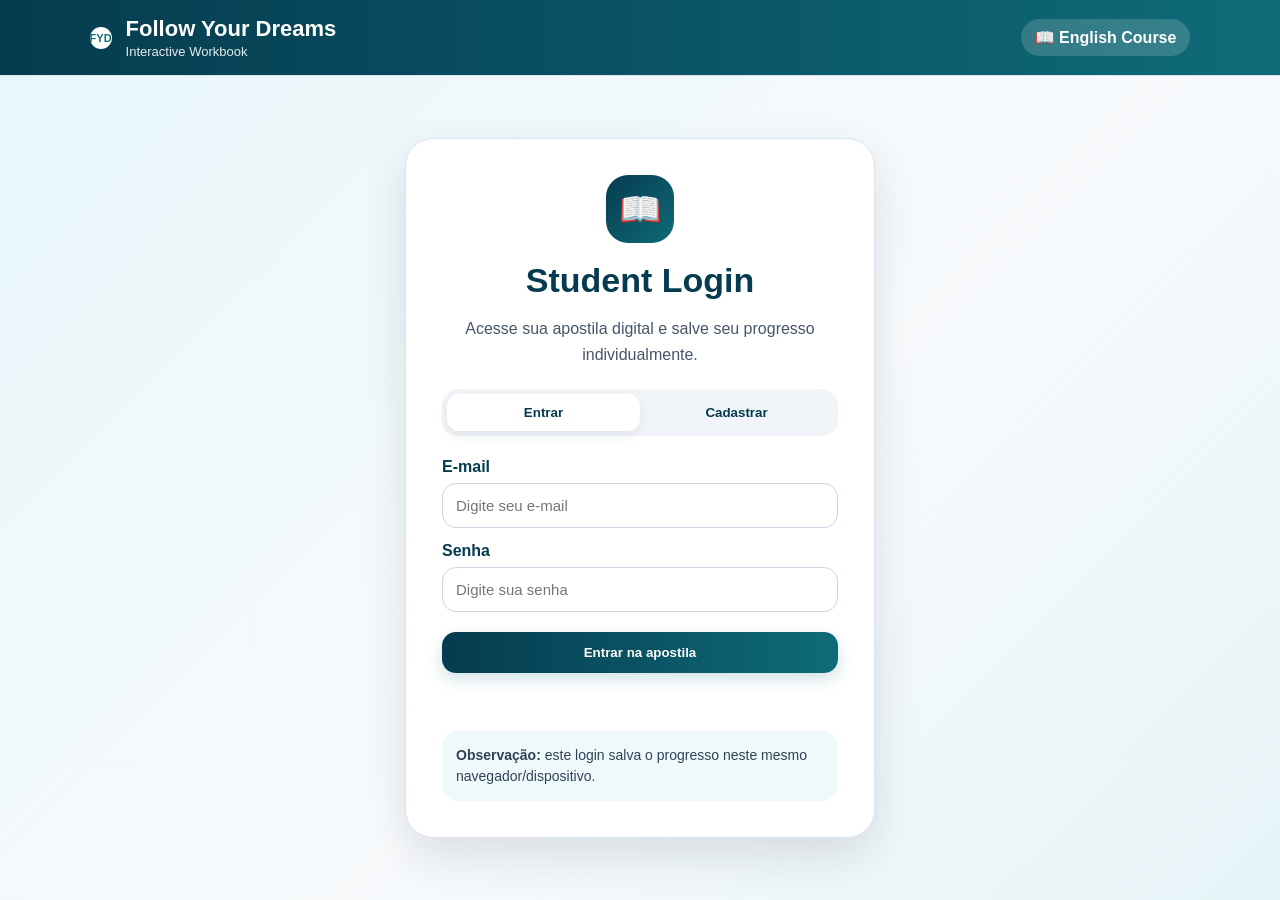
<file: index.html>
<!DOCTYPE html>
<html lang="pt-BR">
<head>
  <meta charset="UTF-8" />
  <meta name="viewport" content="width=device-width, initial-scale=1.0" />
  <title>Follow Your Dreams Workbook</title>
  <link rel="stylesheet" href="style.css" />
</head>
<body>

  <header>
    <div class="brand">
      <div class="logo">FYD</div>
      <div>
        <h1>Follow Your Dreams</h1>
        <p>Interactive Workbook</p>
      </div>
    </div>

    <div class="header-actions">
      <span class="header-badge">📖 English Course</span>
      <span id="studentBadge" class="student-badge hidden"></span>
      <button id="logoutBtn" class="logout-btn hidden" onclick="logoutUser()">Sair</button>
    </div>
  </header>

  <!-- TELA DE LOGIN -->
  <section id="loginScreen" class="login-screen">
    <div class="login-card">
      <div class="login-logo">📖</div>
      <h1>Student Login</h1>
      <p>Acesse sua apostila digital e salve seu progresso individualmente.</p>

      <div class="login-tabs">
        <button id="loginTabBtn" class="login-tab active" onclick="showLoginTab()">Entrar</button>
        <button id="registerTabBtn" class="login-tab" onclick="showRegisterTab()">Cadastrar</button>
      </div>

      <div id="loginForm" class="login-form">
        <label for="loginEmail">E-mail</label>
        <input type="email" id="loginEmail" placeholder="Digite seu e-mail" autocomplete="email" />

        <label for="loginPassword">Senha</label>
        <input type="password" id="loginPassword" placeholder="Digite sua senha" autocomplete="current-password" />

        <button class="primary-login-btn" onclick="loginUser()">Entrar na apostila</button>
      </div>

      <div id="registerForm" class="login-form hidden">
        <label for="registerName">Nome do aluno</label>
        <input type="text" id="registerName" placeholder="Digite seu nome" autocomplete="name" />

        <label for="registerEmail">E-mail</label>
        <input type="email" id="registerEmail" placeholder="Digite seu e-mail" autocomplete="email" />

        <label for="registerPassword">Senha</label>
        <input type="password" id="registerPassword" placeholder="Crie uma senha" autocomplete="new-password" />

        <button class="primary-login-btn" onclick="registerUser()">Criar conta</button>
      </div>

      <p id="loginMessage" class="login-message"></p>

      <div class="login-note">
        <strong>Observação:</strong> este login salva o progresso neste mesmo navegador/dispositivo.
      </div>
    </div>
  </section>

  <!-- TELA INICIAL / ESCOLHA DO BOOK -->
  <section id="homeScreen" class="home-screen hidden">
    <div class="home-content">
      <h1>Welcome to your Interactive Workbook</h1>
      <p>Choose your book and start learning English in a fun and interactive way.</p>

      <div class="book-grid">
        <div class="book-card available" onclick="openBookOne()">
          <span class="book-icon">📘</span>
          <h2>Book One</h2>
          <p>Beginner Level</p>
          <strong>Available</strong>
          <button>Start Book One</button>
        </div>

        <div class="book-card available" onclick="openBookTwo()">
          <span class="book-icon">📗</span>
          <h2>Book Two</h2>
          <p>Elementary Level</p>
          <strong>Available</strong>
          <button>Start Book Two</button>
        </div>

        <div class="book-card available" onclick="window.location.href='book-three.html'">
  <div class="book-badge">AVAILABLE</div>

  <div class="book-icon">
    <span>📘</span>
  </div>

  <h3>Book Three</h3>
  <p>20 lessons + review with grammar, vocabulary, idioms and interactive practice.</p>

  <div class="book-meta">
    <span>21 lessons</span>
    <span>Interactive</span>
  </div>

 <button class="book-btn" onclick="window.location.href='book-three.html'">Open Book Three</button>
</div>
      </div>
    </div>
  </section>

  <!-- APP DAS LIÇÕES -->
  <div id="appScreen" class="app hidden">

    <aside class="sidebar">
      <button class="back-home-btn" onclick="goHome()">← Back to Books</button>

      <h2 id="sidebarBookTitle">Book One</h2>
      <p id="lessonsCount"></p>
      <div id="lessonList"></div>
    </aside>

    <main class="content">
      <h1 id="moduleTitle">Welcome!</h1>

      <div id="moduleContent"></div>

      <div class="actions">
        <button id="prevBtn">← Back</button>
        <button id="completeBtn">Complete Module</button>
        <button id="testBtn">Final Test</button>
        <button id="nextBtn">Next →</button>
      </div>
    </main>

    <aside class="progressBox">
      <h3 id="currentLessonName">Lesson 1</h3>
      <p id="progressText"></p>

      <div class="progressBar">
        <div id="progressFill"></div>
      </div>

      <div id="moduleMiniList"></div>
    </aside>

  </div>

  <script src="script.js"></script>
</body>
</html>
</file>
<file: style.css>
* {
  box-sizing: border-box;
  font-family: "Inter", Arial, sans-serif;
}

body {
  margin: 0;
  background: #f4f8fb;
  color: #0f172a;
}

/* HEADER */
header {
  height: 76px;
  background: linear-gradient(90deg, #053b4f, #0f6b78);
  color: white;
  border-bottom: 1px solid #dbe3ef;
  display: flex;
  align-items: center;
  justify-content: space-between;
  padding: 0 7%;
  box-shadow: 0 4px 15px rgba(0, 0, 0, 0.10);
}

.brand {
  display: flex;
  align-items: center;
  gap: 14px;
}

.logo {
  width: 22px;
  height: 22px;
  background: white;
  color: #0f6b78;
  border-radius: 50%;
  display: flex;
  align-items: center;
  justify-content: center;
  font-weight: 900;
  font-size: 14px;
}

.brand h1 {
  font-size: 22px;
  margin: 0;
}

.brand p {
  margin: 2px 0 0;
  font-size: 13px;
  opacity: 0.9;
}

.header-badge {
  background: rgba(255,255,255,0.16);
  padding: 9px 14px;
  border-radius: 999px;
  font-weight: bold;
}

/* HIDDEN */
.hidden {
  display: none !important;
}


/* LOGIN */
.header-actions {
  display: flex;
  align-items: center;
  gap: 10px;
  flex-wrap: wrap;
  justify-content: flex-end;
}

.student-badge {
  background: rgba(255,255,255,0.18);
  padding: 9px 14px;
  border-radius: 999px;
  font-weight: bold;
  font-size: 14px;
}

.logout-btn {
  background: rgba(255,255,255,0.16);
  color: white;
  border: 1px solid rgba(255,255,255,0.35);
  box-shadow: none;
  padding: 9px 14px;
  border-radius: 999px;
}

.logout-btn:hover {
  transform: none;
  background: rgba(255,255,255,0.25);
}

.login-screen {
  min-height: calc(100vh - 76px);
  background: linear-gradient(135deg, #e8f7fb, #f8fafc 55%, #e6f4f7);
  display: flex;
  align-items: center;
  justify-content: center;
  padding: 42px 7%;
}

.login-card {
  width: 100%;
  max-width: 470px;
  background: white;
  border: 1px solid #dbe3ef;
  border-radius: 28px;
  padding: 36px;
  box-shadow: 0 18px 45px rgba(15, 23, 42, 0.12);
  text-align: center;
}

.login-logo {
  width: 68px;
  height: 68px;
  border-radius: 22px;
  background: linear-gradient(135deg, #053b4f, #0f6b78);
  color: white;
  display: flex;
  align-items: center;
  justify-content: center;
  font-size: 34px;
  margin: 0 auto 18px;
}

.login-card h1 {
  color: #053b4f;
  font-size: 34px;
  margin: 0 0 10px;
}

.login-card p {
  color: #475569;
  line-height: 1.6;
  margin-bottom: 22px;
}

.login-tabs {
  display: grid;
  grid-template-columns: 1fr 1fr;
  background: #f1f5f9;
  padding: 5px;
  border-radius: 16px;
  margin-bottom: 22px;
}

.login-tab {
  background: transparent;
  color: #053b4f;
  box-shadow: none;
  border-radius: 12px;
  padding: 11px;
}

.login-tab:hover {
  transform: none;
  background: #e0f2f5;
}

.login-tab.active {
  background: white;
  box-shadow: 0 4px 12px rgba(15, 23, 42, 0.08);
}

.login-form {
  text-align: left;
}

.login-form label {
  display: block;
  color: #053b4f;
  font-weight: bold;
  margin: 14px 0 7px;
}

.login-form input {
  width: 100%;
  padding: 13px;
  border: 1px solid #cbd5e1;
  border-radius: 14px;
  font-size: 15px;
  background: #ffffff;
}

.primary-login-btn {
  width: 100%;
  margin-top: 20px;
}

.login-message {
  min-height: 22px;
  margin: 14px 0 0;
  font-weight: bold;
}

.login-message.error {
  color: #991b1b;
}

.login-message.success {
  color: #166534;
}

.login-note {
  margin-top: 18px;
  padding: 14px;
  border-radius: 16px;
  background: #eef9fb;
  color: #334155;
  font-size: 14px;
  line-height: 1.5;
  text-align: left;
}

/* HOME SCREEN */
.home-screen {
  min-height: calc(100vh - 76px);
  background: linear-gradient(135deg, #eef9fb, #f8fafc);
  display: flex;
  align-items: center;
  justify-content: center;
  padding: 40px 7%;
}

.home-content {
  max-width: 1100px;
  width: 100%;
  text-align: center;
}

.home-content h1 {
  font-size: 42px;
  color: #053b4f;
  margin-bottom: 12px;
}

.home-content p {
  color: #475569;
  font-size: 18px;
  margin-bottom: 35px;
}

.book-grid {
  display: grid;
  grid-template-columns: repeat(3, 1fr);
  gap: 22px;
}

.book-card {
  background: white;
  border: 1px solid #dbe3ef;
  border-radius: 24px;
  padding: 32px 24px;
  box-shadow: 0 12px 30px rgba(15, 23, 42, 0.08);
  transition: 0.25s;
}

.book-card.available {
  cursor: pointer;
  border: 2px solid #0f6b78;
}

.book-card.available:hover {
  transform: translateY(-6px);
  box-shadow: 0 18px 40px rgba(15, 107, 120, 0.18);
}

.book-card.locked {
  opacity: 0.55;
}

.book-icon {
  font-size: 52px;
  display: block;
  margin-bottom: 15px;
}

.book-card h2 {
  color: #053b4f;
  margin-bottom: 8px;
}

.book-card strong {
  display: block;
  color: #0f6b78;
  margin-bottom: 18px;
}

/* LAYOUT */
.app {
  display: grid;
  grid-template-columns: 320px 1fr 310px;
  min-height: calc(100vh - 76px);
}

.sidebar {
  background: #ffffff;
  border-right: 1px solid #dbe3ef;
  padding: 24px 16px;
}

.back-home-btn {
  width: 100%;
  margin-bottom: 18px;
  background: #ffffff;
  color: #053b4f;
  border: 1px solid #cbd5e1;
  box-shadow: none;
}

.back-home-btn:hover {
  background: #eef9fb;
  transform: none;
}

.sidebar h2 {
  margin-bottom: 4px;
  color: #053b4f;
}

.sidebar p {
  color: #64748b;
  margin-top: 0;
}

/* LESSONS */
.lessonCard {
  border: 1px solid #d8e3ea;
  border-radius: 16px;
  margin-bottom: 14px;
  background: white;
  overflow: hidden;
  box-shadow: 0 8px 20px rgba(15, 23, 42, 0.04);
}

.lessonHeader {
  padding: 16px;
  font-weight: bold;
  color: #053b4f;
  background: #f8fbfd;
}

.lessonHeader small {
  color: #64748b;
  font-weight: normal;
}

.moduleItem {
  padding: 14px 16px;
  border-top: 1px solid #eef2f7;
  cursor: pointer;
  color: #334155;
  transition: 0.2s;
}

.moduleItem:hover {
  background: #f0f9fb;
}

.moduleItem.active {
  background: #e0f2f5;
  border-left: 5px solid #0f6b78;
  color: #053b4f;
  font-weight: bold;
}

.moduleItem.locked {
  opacity: 0.45;
  cursor: not-allowed;
}

.moduleItem small {
  color: #64748b;
}

/* CONTENT */
.content {
  padding: 34px 7%;
}

.content h1 {
  font-size: 38px;
  color: #053b4f;
  margin-bottom: 24px;
}

.card {
  background: white;
  padding: 26px;
  border-radius: 20px;
  border: 1px solid #dbe3ef;
  margin-bottom: 20px;
  box-shadow: 0 10px 25px rgba(15, 23, 42, 0.05);
}

.card h2 {
  margin-top: 0;
  color: #0f6b78;
}

.card p {
  line-height: 1.6;
  color: #334155;
}

/* EXAMPLES */
.examples {
  display: grid;
  grid-template-columns: repeat(2, minmax(220px, 1fr));
  gap: 12px;
}

.example {
  background: #eef9fb;
  border: 1px solid #c7edf3;
  padding: 14px;
  border-radius: 14px;
  font-weight: 500;
  display: flex;
  align-items: center;
  justify-content: space-between;
  gap: 8px;
}

.audio-btn {
  margin-left: 10px;
  padding: 6px 10px;
  border-radius: 10px;
  font-size: 14px;
  background: #0f6b78;
  color: white;
  box-shadow: none;
}

.audio-btn:hover {
  transform: none;
  opacity: 0.9;
}

.practice {
  background: #fffaf0;
  border: 1px solid #f7d794;
}

/* EXERCISES */
.exercise-box {
  background: #ffffff;
  border: 1px solid #dbe3ef;
  padding: 18px;
  border-radius: 16px;
  margin-bottom: 16px;
}

.exercise-box h3 {
  margin-top: 0;
  color: #053b4f;
}

.option {
  display: block;
  background: #f1f5f9;
  margin: 8px 0;
  padding: 12px;
  border-radius: 12px;
  cursor: pointer;
  transition: 0.2s;
}

.option:hover {
  background: #e0f2f5;
}

input[type="text"],
select {
  width: 100%;
  padding: 12px;
  border: 1px solid #cbd5e1;
  border-radius: 12px;
  font-size: 15px;
  margin-top: 8px;
  background: white;
}

.match-row {
  display: grid;
  grid-template-columns: 1fr 1.3fr;
  gap: 12px;
  align-items: center;
  margin-bottom: 12px;
  background: #f8fafc;
  padding: 12px;
  border-radius: 14px;
}

.match-word {
  font-weight: bold;
  color: #053b4f;
}

/* FEEDBACK */
.feedback {
  margin-top: 16px;
  padding: 16px;
  border-radius: 14px;
  font-weight: bold;
}

.feedback.success {
  background: #dcfce7;
  color: #166534;
  border: 1px solid #86efac;
}

.feedback.error {
  background: #fee2e2;
  color: #991b1b;
  border: 1px solid #fecaca;
}

.wrong-answer {
  border: 2px solid #ef4444 !important;
  background: #fff1f2 !important;
}

.correct-answer {
  border: 2px solid #22c55e !important;
  background: #f0fdf4 !important;
}

.correction {
  font-size: 14px;
  color: #991b1b;
  margin-top: 8px;
  line-height: 1.5;
}

/* BUTTONS */
.actions {
  border-top: 1px solid #dbe3ef;
  margin-top: 32px;
  padding-top: 24px;
  display: flex;
  gap: 12px;
  flex-wrap: wrap;
}

button {
  border: none;
  padding: 13px 22px;
  border-radius: 14px;
  background: linear-gradient(90deg, #053b4f, #0f6b78);
  color: white;
  font-weight: bold;
  cursor: pointer;
  transition: 0.2s;
  box-shadow: 0 6px 16px rgba(15, 107, 120, 0.2);
}

button:hover {
  transform: translateY(-1px);
  opacity: 0.95;
}

button:disabled {
  background: #aab0ba;
  cursor: not-allowed;
  box-shadow: none;
  transform: none;
}

.try-again-btn {
  background: #ffffff;
  color: #991b1b;
  border: 1px solid #fecaca;
  box-shadow: none;
  margin-top: 8px;
}

.try-again-btn:hover {
  background: #fff1f2;
  transform: none;
}

/* PROGRESS */
.progressBox {
  background: white;
  margin: 32px 24px;
  border: 1px solid #dbe3ef;
  border-radius: 20px;
  padding: 22px;
  height: fit-content;
  box-shadow: 0 10px 25px rgba(15, 23, 42, 0.06);
}

.progressBox h3 {
  color: #053b4f;
  margin-top: 0;
}

.progressBar {
  width: 100%;
  height: 10px;
  background: #e5e7eb;
  border-radius: 100px;
  overflow: hidden;
  margin: 12px 0 20px;
}

#progressFill {
  height: 100%;
  background: linear-gradient(90deg, #0f6b78, #38bdf8);
  width: 0%;
}

.miniModule {
  background: #f8fafc;
  padding: 12px;
  border-radius: 14px;
  margin-bottom: 10px;
  border: 1px solid #eef2f7;
  line-height: 1.4;
}

.miniModule strong {
  color: #053b4f;
}

/* CERTIFICATE */
.certificate-card {
  border: 2px solid #0f6b78;
  background: linear-gradient(135deg, #ffffff, #eef9fb);
}

/* RESPONSIVE */
@media (max-width: 1000px) {
  .app {
    grid-template-columns: 1fr;
  }

  .sidebar,
  .progressBox {
    margin: 0;
    border-radius: 0;
  }

  .examples,
  .match-row,
  .book-grid {
    grid-template-columns: 1fr;
  }

  .content h1,
  .home-content h1 {
    font-size: 30px;
  }

  header {
    padding: 0 18px;
    height: auto;
    min-height: 76px;
    gap: 12px;
  }

  .brand h1 {
    font-size: 18px;
  }

  .header-actions {
    gap: 7px;
  }

  .header-badge,
  .student-badge,
  .logout-btn {
    font-size: 12px;
    padding: 8px 10px;
  }

  .login-card {
    padding: 28px 22px;
  }
}
.book-card.available{
  position:relative;
  overflow:hidden;
  border:1px solid rgba(56,189,248,0.35);
  box-shadow:
    0 0 22px rgba(56,189,248,0.18),
    0 18px 40px rgba(0,0,0,0.20);
}

.book-card.available::before{
  content:"";
  position:absolute;
  inset:-40px;
  background:
    radial-gradient(circle at 20% 20%, rgba(56,189,248,0.24), transparent 30%),
    radial-gradient(circle at 82% 16%, rgba(99,102,241,0.22), transparent 28%);
  pointer-events:none;
}

.book-card.available > *{
  position:relative;
  z-index:2;
}

.book-badge{
  width:max-content;
  padding:7px 11px;
  border-radius:999px;
  background:linear-gradient(135deg,#38bdf8,#6366f1);
  color:#fff;
  font-size:11px;
  font-weight:900;
  letter-spacing:.4px;
  margin-bottom:14px;
}

.book-icon{
  width:74px;
  height:74px;
  display:flex;
  align-items:center;
  justify-content:center;
  border-radius:22px;
  background:rgba(255,255,255,0.08);
  border:1px solid rgba(255,255,255,0.12);
  margin-bottom:18px;
  font-size:34px;
}

.book-meta{
  display:flex;
  gap:8px;
  flex-wrap:wrap;
  margin:16px 0;
}

.book-meta span{
  padding:7px 10px;
  border-radius:999px;
  background:rgba(255,255,255,0.08);
  border:1px solid rgba(255,255,255,0.10);
  font-size:12px;
  font-weight:800;
  color:#fff;
}

.book-btn{
  width:100%;
  border:none;
  border-radius:14px;
  padding:13px 16px;
  background:linear-gradient(135deg,#38bdf8,#6366f1);
  color:#fff;
  font-weight:900;
  cursor:pointer;
}

/* PUBLISH READY FIXES */
.logo { font-size: 11px; }
.book-card.available button { pointer-events: none; }
</file>
